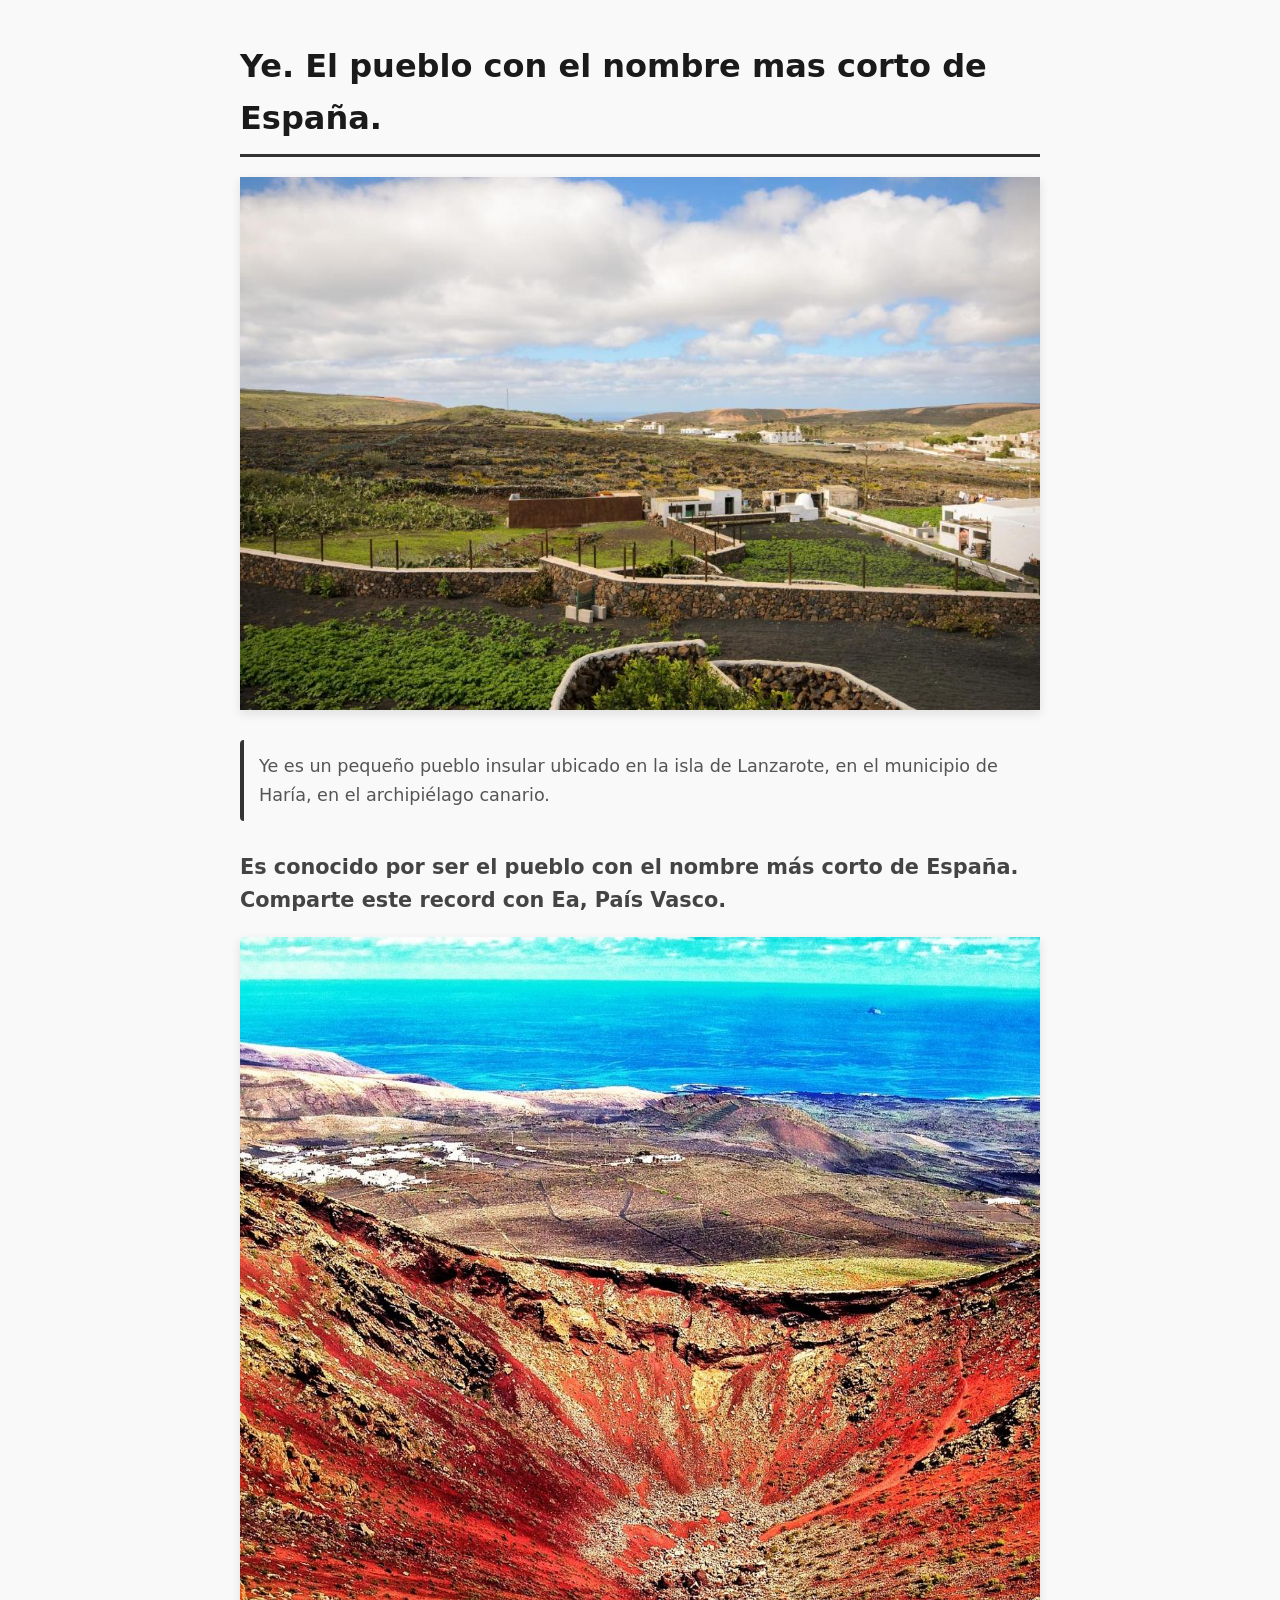
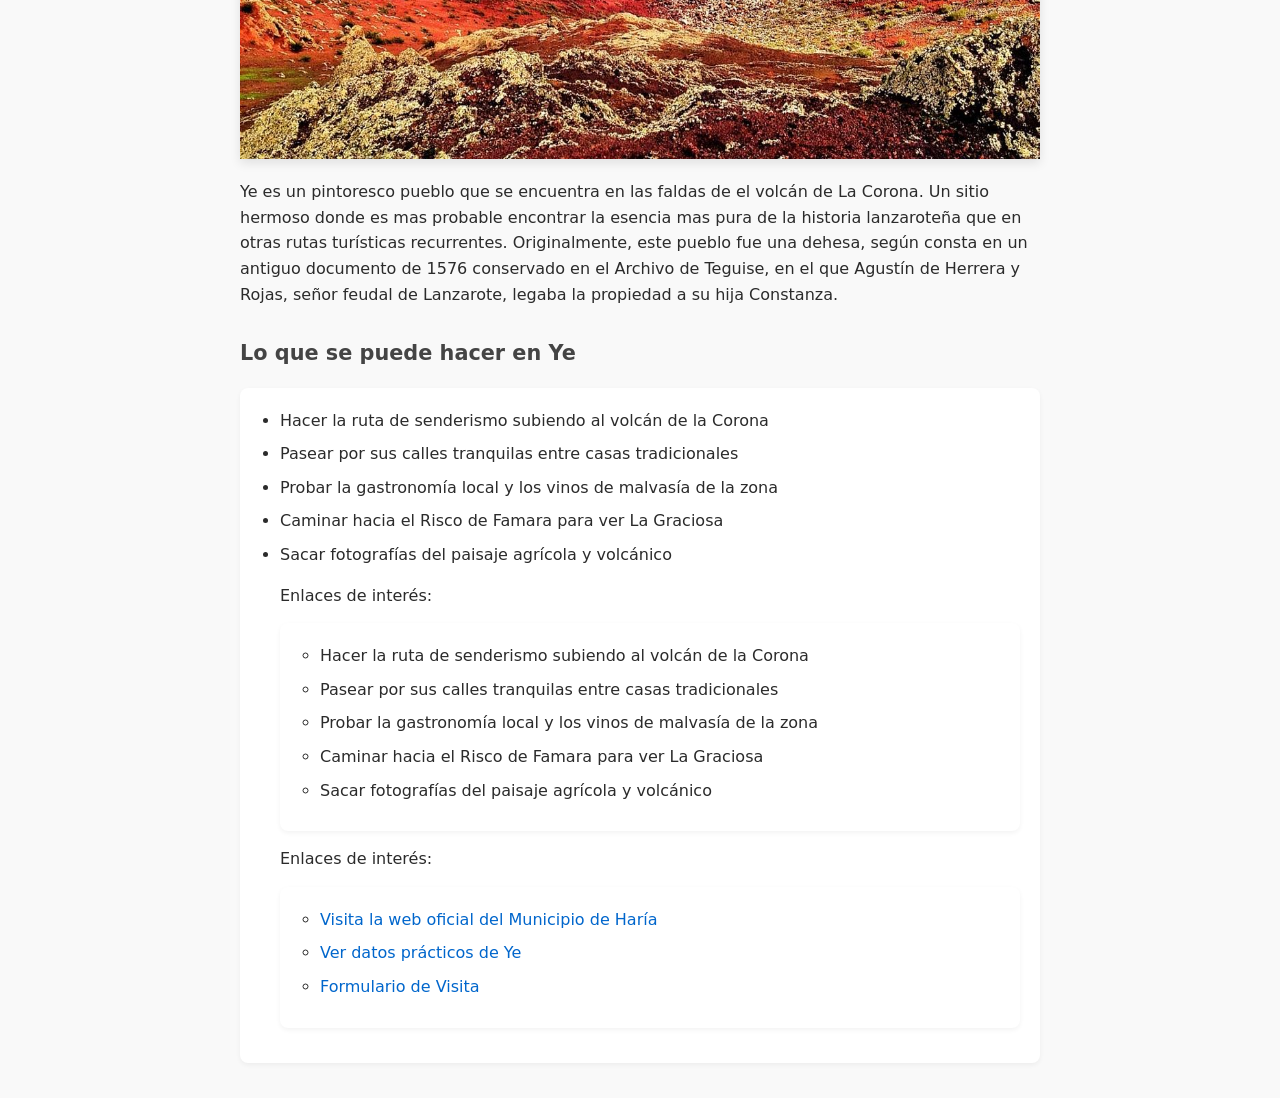
<file: mi-rincon/index.html>
<!DOCTYPE html>
<html lang="en">
<head>
    <meta charset="UTF-8">
    <meta name="viewport" content="width=device-width, initial-scale=1.0">
    <title>mi-rincon-lanzarote</title>
    
    
    <link rel="stylesheet" href="coso.css">
</head>
<body>
    <h1>Ye. El pueblo con el nombre mas corto de España.</h1>
    <img src="imges/Ye.jpg" alt="Pueblo de Ye">
    <h2 class="h2primero">Ye es un pequeño pueblo insular ubicado en la isla de Lanzarote, en el municipio de Haría, en el archipiélago canario.</h2>

    <h2> Es conocido por ser el pueblo con el nombre más corto de España. Comparte este record con Ea, País Vasco.</h2>    
    <img src="imges/Ye3.jpg" alt="Pueblo de Ye">
    <p>Ye es un pintoresco pueblo que se encuentra en las faldas de el volcán de La Corona. Un sitio hermoso donde es mas probable encontrar la esencia mas pura de la historia lanzaroteña que en otras rutas turísticas recurrentes. Originalmente, este pueblo fue una dehesa, según consta en un antiguo documento de 1576 conservado en el Archivo de Teguise, en el que Agustín de Herrera y Rojas, señor feudal de Lanzarote, legaba la propiedad a su hija Constanza.</p>
</body>
<h2>Lo que se puede hacer en Ye</h2>
            <ul><!-- Cierra la segunda lista -->
                <li>Hacer la ruta de senderismo subiendo al volcán de la Corona</li>
                <li>Pasear por sus calles tranquilas entre casas tradicionales</li>
                <li>Probar la gastronomía local y los vinos de malvasía de la zona</li>
                <li>Caminar hacia el Risco de Famara para ver La Graciosa</li>
                <li>Sacar fotografías del paisaje agrícola y volcánico</li>
<p>Enlaces de interés:</p>
        <ul>
                <li>Hacer la ruta de senderismo subiendo al volcán de la Corona</li>
                <li>Pasear por sus calles tranquilas entre casas tradicionales</li>
                <li>Probar la gastronomía local y los vinos de malvasía de la zona</li>
                <li>Caminar hacia el Risco de Famara para ver La Graciosa</li>
                <li>Sacar fotografías del paisaje agrícola y volcánico</li>
            </ul> 

<p>Enlaces de interés:</p>
        <ul>
            <li><a href="https://www.ayuntamientodeharia.com" target="_blank">Visita la web oficial del Municipio de Haría</a></li>
            <li><a href="data.html">Ver datos prácticos de Ye</a></li>
            <li><a href="form.html">Formulario de Visita</a></li>
        </ul> 
</body>
</html> 
    

</html>
</file>
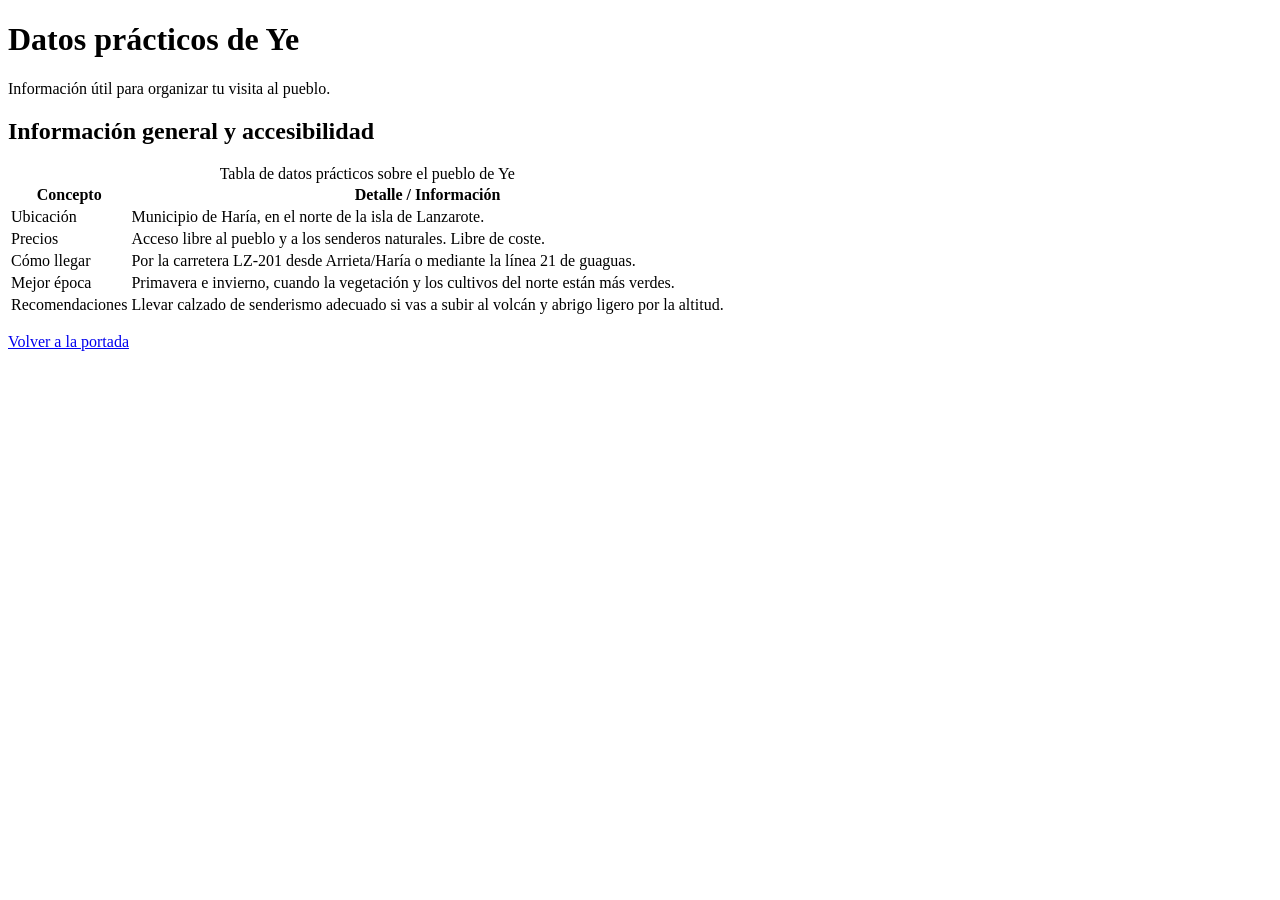
<file: mi-rincon/data.html>
<!DOCTYPE html>
<html lang="es">
<head>
    <meta charset="UTF-8">
    <meta name="viewport" content="width=device-width, initial-scale=1.0">
    <title>Datos prácticos - Ye</title>
    <meta name="description" content="Información práctica sobre ubicación, cómo llegar, clima y senderos del pueblo de Ye en Lanzarote.">
</head>
<body>

    <header>
        <h1>Datos prácticos de Ye</h1>
        <p>Información útil para organizar tu visita al pueblo.</p>
    </header>

    <main>
        <section>
            <h2>Información general y accesibilidad</h2>
            <table>
                <caption>Tabla de datos prácticos sobre el pueblo de Ye</caption>
                <thead>
                    <tr>
                        <th>Concepto</th>
                        <th>Detalle / Información</th>
                    </tr>
                </thead>
                <tbody>
                    <tr>
                        <td>Ubicación</td>
                        <td>Municipio de Haría, en el norte de la isla de Lanzarote.</td>
                    </tr>
                    <tr>
                        <td>Precios</td>
                        <td>Acceso libre al pueblo y a los senderos naturales. Libre de coste.</td>
                    </tr>
                    <tr>
                        <td>Cómo llegar</td>
                        <td>Por la carretera LZ-201 desde Arrieta/Haría o mediante la línea 21 de guaguas.</td>
                    </tr>
                    <tr>
                        <td>Mejor época</td>
                        <td>Primavera e invierno, cuando la vegetación y los cultivos del norte están más verdes.</td>
                    </tr>
                    <tr>
                        <td>Recomendaciones</td>
                        <td>Llevar calzado de senderismo adecuado si vas a subir al volcán y abrigo ligero por la altitud.</td>
                    </tr>
                </tbody>
            </table>
        </section>
    </main>

    <footer>
        <p><a href="index.html">Volver a la portada</a></p>
    </footer>

</body>
</html>
</file>
<file: mi-rincon/coso.css>
body {
    font-family: system-ui, -apple-src, BlinkMacSystemFont, 'Segoe UI', Roboto, sans-serif;
    line-height: 1.6;
    color: #2b2b2b;
    max-width: 800px;
    margin: 0 auto;
    padding: 20px;
    background-color: #f9f9f9;
}

h1 {
    color: #1a1a1a;
    font-size: 2rem;
    margin-bottom: 15px;
    border-bottom: 3px solid #333;
    padding-bottom: 10px;
}

h2 {
    color: #444;
    font-size: 1.3rem;
    margin-top: 30px;
}

.h2primero {
    font-size: 1.1rem;
    font-weight: normal;
    color: #555;2rem
    background-color: #eee;
    padding: 12px 15px;
    border-left: 4px solid #333;
    border-radius: 4px;
}

img {
    max-width: 100%;
    height: auto;
    display: block;
    margin: 20px auto;egoe U
    border-radius: 8px;
    box-shadow: 0 4px 10px rgba(0, 0, 0, 0.1);
}

ul {
    background-color: #ffffff;
    padding: 20px 20px 20px 40px;
    border-radius: 8px;
    box-shadow: 0 2px 5px rgba(0, 0, 0, 0.05);
    margin: 15px 0;
}

li {
    margin-bottom: 8px;
}


a {
    color: #0066cc;
    text-decoration: none;
}

a:hover {
    text-decoration: underline;
}

p {
    margin: 15px 0;
}

/* Estilos para el formulario */
form {
    background-color: #ffffff;
    max-width: 450px;
    margin: 20px auto;
    padding: 25px;
    border-radius: 8px;
    box-shadow: 0 4px 10px rgba(0, 0, 0, 0.08);
}

label {
    display: block;
    font-weight: 600;
    margin-top: 15px;
    margin-bottom: 5px;
    color: #333333;
}

input[type="text"],
input[type="number"],
input[type="date"] {
    width: 100%;
    padding: 10px 12px;
    border: 1px solid #ccc;
    border-radius: 5px;
    font-size: 1rem;
    box-sizing: border-box; /* Asegura que el padding no desborde el ancho */
    transition: border-color 0.2s ease-in-out;
}

/* Efecto al hacer clic dentro de un campo */
input[type="text"]:focus,
input[type="number"]:focus,
input[type="date"]:focus {
    border-color: #0066cc;
    outline: none;
}

/* Botón de envío */
button[type="submit"] {
    display: block;
    width: 100%;
    margin-top: 25px;
    padding: 12px;
    background-color: #2b2b2b;
    color: #ffffff;
    border: none;
    border-radius: 5px;
    font-size: 1rem;
    font-weight: bold;
    cursor: pointer;
    transition: background-color 0.2s ease-in-out;
}

button[type="submit"]:hover {
    background-color: #0066cc;
}
</file>
